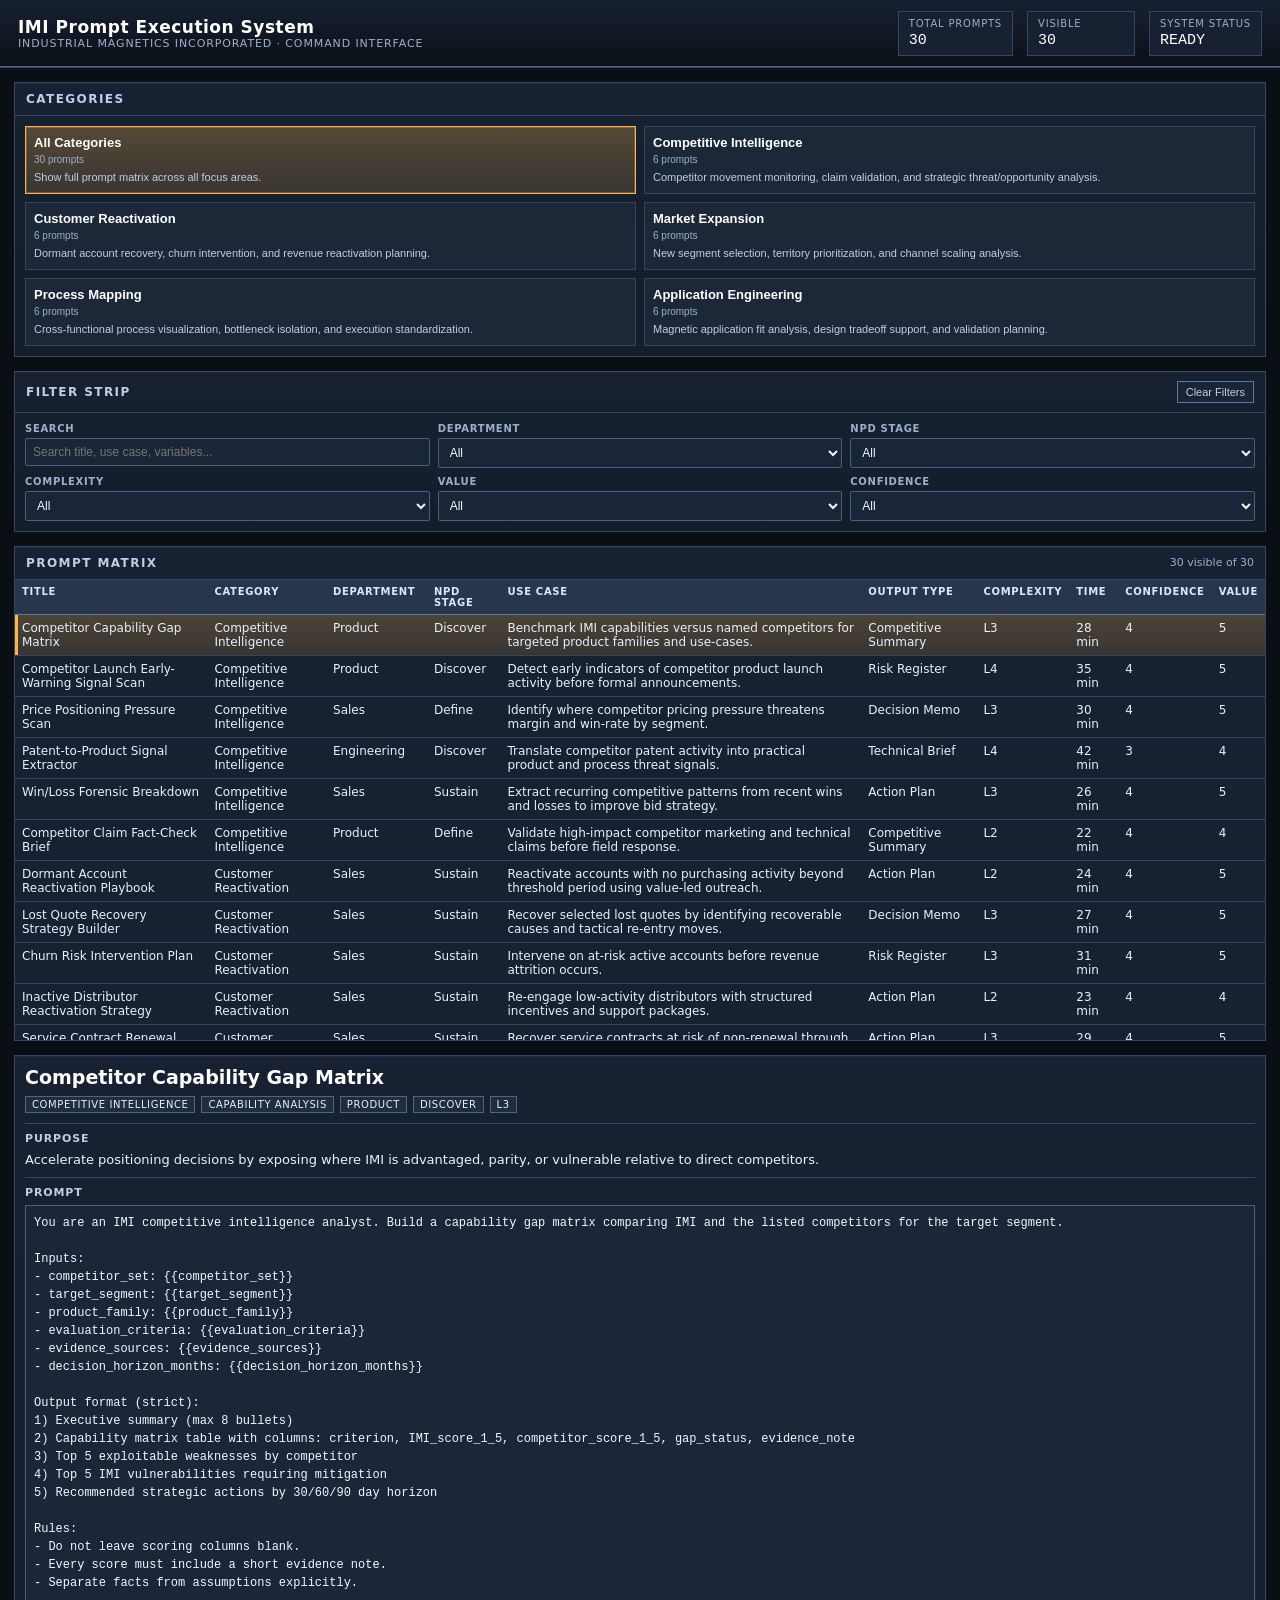
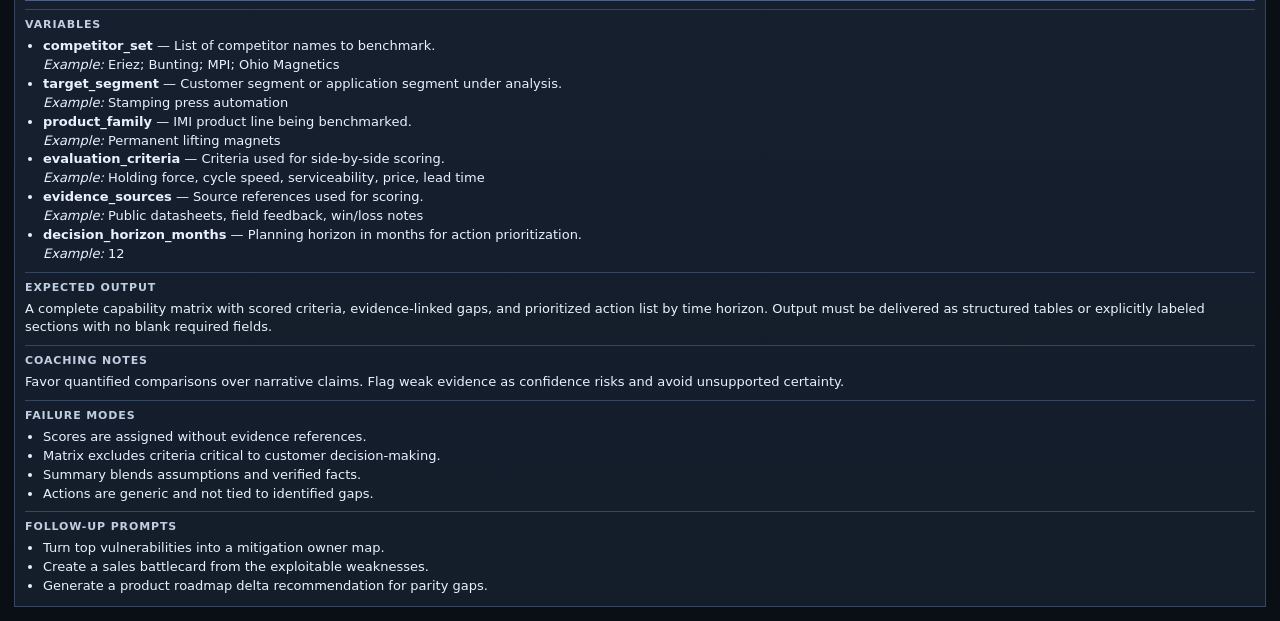
<file: IMI_Prompt_Execution_System_Deployment/index.html>
<!DOCTYPE html>
<html lang="en">
<head>
  <meta charset="UTF-8" />
  <meta name="viewport" content="width=device-width, initial-scale=1.0" />
  <title>IMI Prompt Execution System</title>
  <link rel="stylesheet" href="styles.css" />
</head>
<body>
  <header class="telemetry-header">
    <div class="brand-block">
      <div class="system-name">IMI Prompt Execution System</div>
      <div class="system-sub">Industrial Magnetics Incorporated · Command Interface</div>
    </div>
    <div class="telemetry-block">
      <div class="telemetry-item">
        <span class="label">Total Prompts</span>
        <span class="value" id="telemetryTotal">0</span>
      </div>
      <div class="telemetry-item">
        <span class="label">Visible</span>
        <span class="value" id="telemetryVisible">0</span>
      </div>
      <div class="telemetry-item status-item">
        <span class="label">System Status</span>
        <span class="value status-ready" id="telemetryStatus">READY</span>
      </div>
    </div>
  </header>

  <main class="app-shell">
    <section class="left-column">
      <section class="panel category-panel">
        <div class="panel-head">
          <h2>Categories</h2>
        </div>
        <div id="categoryGrid" class="category-grid"></div>
      </section>

      <section class="panel filter-panel">
        <div class="panel-head">
          <h2>Filter Strip</h2>
          <button class="ghost-btn" id="clearFiltersBtn" type="button">Clear Filters</button>
        </div>
        <div class="filter-grid">
          <label>
            <span>Search</span>
            <input id="searchInput" type="text" placeholder="Search title, use case, variables..." />
          </label>
          <label>
            <span>Department</span>
            <select id="departmentFilter"></select>
          </label>
          <label>
            <span>NPD Stage</span>
            <select id="stageFilter"></select>
          </label>
          <label>
            <span>Complexity</span>
            <select id="complexityFilter"></select>
          </label>
          <label>
            <span>Value</span>
            <select id="valueFilter"></select>
          </label>
          <label>
            <span>Confidence</span>
            <select id="confidenceFilter"></select>
          </label>
        </div>
      </section>

      <section class="panel matrix-panel">
        <div class="panel-head">
          <h2>Prompt Matrix</h2>
          <div id="matrixSummary" class="summary-text"></div>
        </div>
        <div class="matrix-wrap">
          <table class="prompt-matrix">
            <thead>
              <tr>
                <th>Title</th>
                <th>Category</th>
                <th>Department</th>
                <th>NPD Stage</th>
                <th>Use Case</th>
                <th>Output Type</th>
                <th>Complexity</th>
                <th>Time</th>
                <th>Confidence</th>
                <th>Value</th>
              </tr>
            </thead>
            <tbody id="matrixBody"></tbody>
          </table>
        </div>
      </section>
    </section>

    <aside class="panel detail-panel" id="detailPanel"></aside>
  </main>

  <script src="app-data.js"></script>
  <script src="app.js"></script>
</body>
</html>
</file>
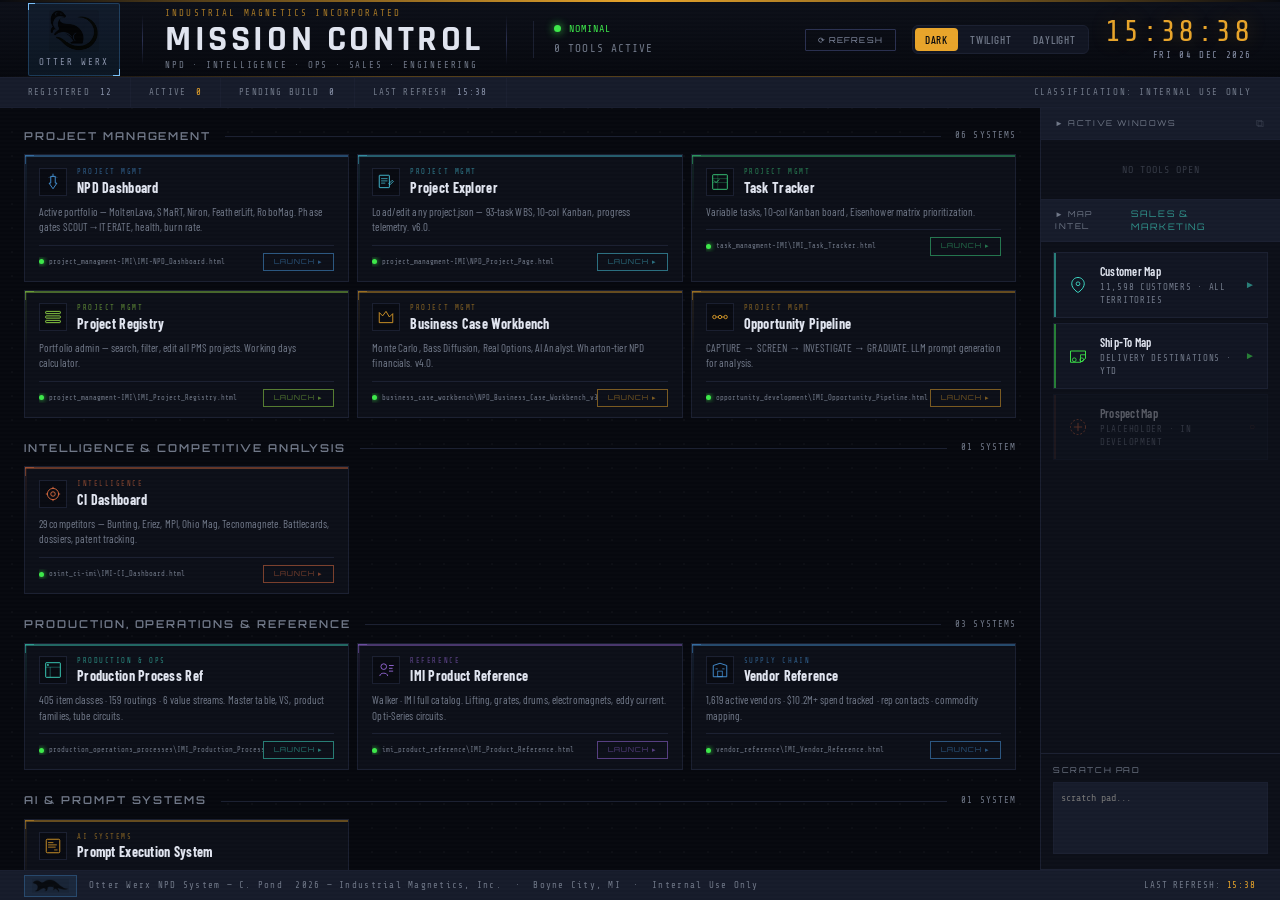
<file: IMI_Mission_Control.html>
<!DOCTYPE html>
<html lang="en">
<head>
<meta charset="UTF-8">
<meta name="viewport" content="width=device-width, initial-scale=1.0">
<title>MISSION CONTROL — Industrial Magnetics Incorporated</title>
<link href="https://fonts.googleapis.com/css2?family=Share+Tech+Mono&family=Barlow+Condensed:wght@300;400;500;600;700;800;900&family=Bebas+Neue&family=Rajdhani:wght@700&family=Orbitron:wght@400;500;600;700;800&family=Inter:wght@300;400;500;600&display=swap" rel="stylesheet">
<link rel="stylesheet" href="styles/otter-werx-dark.css">
<link rel="stylesheet" href="styles/otter-werx-tables.css">
<link rel="stylesheet" href="styles/otter-werx-twilight.css">
<link rel="stylesheet" href="styles/otter-werx-daylight.css">
<style>
:root {
  --bg0:#06080e;--bg1:#0c0f18;--bg2:#111522;--bg3:#161b2a;--bg4:#1e2a3c;
  --bg-tile:#111522;--bg-tile-h:#161b2a;
  --border:#1a1f30;--borderHi:#2a3050;--dim:#1a1f30;
  --text0:#e0e4ef;--text1:#8891a8;--text2:#707888;
  --cyan:#40e8d0;--cyanDim:#003d4d;--cyanBg:#40e8d00a;
  --green:#3de84a;--greenDim:#003d22;--greenBg:#3de84a0a;
  --amber:#e8a42a;--amberDim:#e8a42a55;--amberBg:#e8a42a12;
  --red:#e84040;--redDim:#3d0f14;--redBg:#e8404012;
  --purple:#a06ee8;--purpleDim:#2a1a44;
  --blue:#4a9de8;--blueDim:#112244;--blueBg:#4a9de812;
  --yellow:#ffd644;--teal:#00cca8;--orange:#e87040;
  --mono:'Share Tech Mono','JetBrains Mono',monospace;
  --sans:'Barlow Condensed','DM Sans',sans-serif;
  --orbit:'Orbitron','Rajdhani',sans-serif;
  --bebas:'Rajdhani','Barlow Condensed',sans-serif;
  --body:'Inter','Barlow Condensed',-apple-system,sans-serif;
  --scanline:rgba(255,255,255,0.012);--dotgrid:#ffffff06;
  --logo-bg:rgba(74,159,232,0.09);--logo-border:rgba(74,159,232,0.28);--blue-corner:#7ac0f8;
  --shadow:0 2px 12px rgba(0,0,0,0.5);--glow:0 0 20px #e8a42a22;
}
[data-theme="twilight"] {
  --bg0:#3a4258;--bg1:#404a62;--bg2:#485270;--bg3:#50587e;--bg4:#58628a;
  --bg-tile:#404a62;--bg-tile-h:#485270;
  --border:#2e3a52;--borderHi:#3e4e6a;--dim:#2e3a52;
  --text0:#d8dce8;--text1:#9099b8;--text2:#6a7490;
  --cyan:#40e8d0;--cyanDim:rgba(64,232,208,.35);--cyanBg:rgba(64,232,208,.06);
  --green:#3de84a;--greenDim:rgba(61,232,74,.35);--greenBg:rgba(61,232,74,.06);
  --amber:#e8a42a;--amberDim:rgba(232,164,42,.5);--amberBg:rgba(232,164,42,.08);
  --red:#e84040;--redDim:rgba(232,64,64,.4);--redBg:rgba(232,64,64,.08);
  --purple:#a06ee8;--purpleDim:rgba(160,110,232,.4);
  --blue:#4a9de8;--blueDim:rgba(74,157,232,.4);--blueBg:rgba(74,157,232,.08);
  --logo-bg:rgba(74,157,232,.08);--logo-border:rgba(74,157,232,.25);--blue-corner:#5a8ec8;
  --scanline:transparent;--dotgrid:transparent;
  --shadow:0 2px 12px rgba(0,0,0,.4);--glow:0 0 20px rgba(232,164,42,.15);
}
[data-theme="daylight"] {
  --bg0:#edf0f5;--bg1:#ffffff;--bg2:#f5f6fa;--bg3:#eceef4;--bg4:#e4e6ee;
  --bg-tile:#f5f6fa;--bg-tile-h:#eceef4;
  --border:#cdd2e0;--borderHi:#b0b8d0;--dim:#cdd2e0;
  --text0:#1a1f30;--text1:#5a6480;--text2:#8892a8;
  --cyan:#188a7a;--cyanDim:#188a7a44;--cyanBg:#188a7a0a;
  --green:#1a8a26;--greenDim:#1a8a2644;--greenBg:#1a8a260a;
  --amber:#b87a08;--amberDim:#b87a0844;--amberBg:#b87a0812;
  --red:#d03030;--redDim:#d0303044;--redBg:#d0303010;
  --purple:#6a40b0;--purpleDim:#6a40b044;
  --blue:#2a70c0;--blueDim:#2a70c044;--blueBg:#2a70c010;
  --logo-bg:rgba(42,112,192,.06);--logo-border:rgba(42,112,192,.2);--blue-corner:#4a80c0;
  --scanline:transparent;--dotgrid:transparent;
  --shadow:0 2px 12px rgba(0,0,0,.08);--glow:0 0 20px #b87a0808;
}

.theme-switcher{display:flex;gap:2px;background:var(--bg2);border:1px solid var(--border);border-radius:6px;padding:2px}
.theme-btn{font-family:var(--sans);font-size:11px;font-weight:500;letter-spacing:.8px;padding:5px 10px;border:none;border-radius:4px;cursor:pointer;transition:all .25s;text-transform:uppercase;background:transparent;color:var(--text2)}
.theme-btn:hover{color:var(--text1)}.theme-btn.active{background:var(--amber);color:var(--bg0)}
*{box-sizing:border-box;margin:0;padding:0}
html,body{height:100%}
body{background:var(--bg0);color:var(--text0);font-family:var(--sans);font-size:15px;line-height:1.5;height:100vh;display:flex;flex-direction:column;overflow:hidden}
body{background-image:radial-gradient(var(--dotgrid) 1px,transparent 1px);background-size:24px 24px}
body::after{content:'';position:fixed;inset:0;background:repeating-linear-gradient(0deg,transparent,transparent 2px,var(--scanline) 2px,var(--scanline) 4px);pointer-events:none;z-index:9999}
.top-glow{height:2px;background:linear-gradient(90deg,transparent 0%,var(--amberDim) 15%,var(--amber) 50%,var(--amberDim) 85%,transparent 100%);flex-shrink:0;box-shadow:0 0 20px rgba(232,164,42,0.35),0 0 60px rgba(232,164,42,0.10)}
.header{background:linear-gradient(180deg,var(--bg1) 0%,var(--bg0) 100%);border-bottom:1px solid var(--border);padding:0 28px;height:76px;display:flex;align-items:center;gap:22px;flex-shrink:0;position:relative;z-index:100;overflow:hidden}
.header::after{content:'';position:absolute;bottom:0;left:0;right:0;height:1px;background:linear-gradient(90deg,transparent,var(--amberDim) 30%,var(--amberDim) 70%,transparent)}
.logo-block{display:flex;flex-direction:column;align-items:center;gap:4px;background:var(--logo-bg);border:1px solid var(--logo-border);border-radius:2px;padding:6px 10px;flex-shrink:0;position:relative}
.logo-block::before,.logo-block::after{content:'';position:absolute;width:6px;height:6px}
.logo-block::before{top:-1px;left:-1px;border-top:1px solid var(--blue-corner);border-left:1px solid var(--blue-corner)}
.logo-block::after{bottom:-1px;right:-1px;border-bottom:1px solid var(--blue-corner);border-right:1px solid var(--blue-corner)}
.logo-block img{height:42px;display:block;mix-blend-mode:multiply;filter:brightness(0.92) hue-rotate(180deg) saturate(1.4) contrast(0.9);border-radius:2px;opacity:0.95}
.logo-label{font-family:var(--mono);font-size:9px;letter-spacing:2px;color:var(--text1);text-transform:uppercase;white-space:nowrap}
.header-divider{width:1px;height:50px;background:linear-gradient(180deg,transparent,var(--borderHi),transparent);flex-shrink:0}
.title-block{display:flex;flex-direction:column;gap:1px;flex-shrink:0}
.title-company{font-family:var(--mono);font-size:9px;letter-spacing:0.24em;color:var(--amber);text-transform:uppercase;opacity:0.7;white-space:nowrap}
.title-mc{font-family:'Rajdhani','Barlow Condensed',sans-serif;font-size:36px;font-weight:700;letter-spacing:0.10em;line-height:1;text-transform:uppercase;color:var(--text0);white-space:nowrap}
.title-sub{font-family:var(--mono);font-size:9px;letter-spacing:0.2em;color:var(--text2);text-transform:uppercase;white-space:nowrap}
.header-status{display:flex;flex-direction:column;gap:5px;border-left:1px solid var(--border);padding-left:20px;margin-left:4px;flex-shrink:0}
.status-row{display:flex;align-items:center;gap:8px;font-family:var(--mono);font-size:10px}
.status-dot{width:7px;height:7px;border-radius:50%;background:var(--green);box-shadow:0 0 8px var(--green);animation:pulse 2.5s ease-in-out infinite;flex-shrink:0}
@keyframes pulse{0%,100%{opacity:1;transform:scale(1)}50%{opacity:.45;transform:scale(.8)}}
.status-label{color:var(--green);letter-spacing:0.1em}
.status-sub{color:var(--text2);letter-spacing:0.1em;font-size:11px}
.header-right{margin-left:auto;display:flex;align-items:center;gap:16px;flex-shrink:0}
.clock-block{text-align:right}
.clock-time{font-family:var(--mono);font-size:30px;color:var(--amber);letter-spacing:0.08em;line-height:1;text-shadow:0 0 20px rgba(232,164,42,0.25)}
.clock-date{font-family:var(--mono);font-size:9px;color:var(--text1);letter-spacing:0.18em;margin-top:3px;text-align:right}
.refresh-btn{font-family:var(--orbit);font-size:8px;letter-spacing:0.14em;text-transform:uppercase;background:transparent;border:1px solid var(--borderHi);color:var(--text1);padding:5px 12px;cursor:pointer;border-radius:1px;transition:all .12s}
.refresh-btn:hover{border-color:var(--amber);color:var(--amber)}
.telemetry-bar{background:var(--bg3);border-bottom:1px solid var(--border);padding:0 28px;height:30px;display:flex;align-items:center;gap:0;flex-shrink:0;overflow:hidden}
.telem-item{display:flex;align-items:center;gap:10px;padding:0 18px;height:100%;border-right:1px solid var(--border);font-family:var(--mono);font-size:9px;letter-spacing:0.13em;text-transform:uppercase;white-space:nowrap}
.telem-item:first-child{padding-left:0}
.telem-label{color:var(--text2)}.telem-val{color:var(--text1)}.telem-val.go{color:var(--green)}.telem-val.amber{color:var(--amber)}
.telem-spacer{flex:1}
.telem-classify{font-family:var(--mono);font-size:9px;letter-spacing:0.18em;color:var(--text2);text-transform:uppercase}
.main{flex:1;display:grid;grid-template-columns:1fr 240px;overflow:hidden;min-height:0}
.launch-pad{padding:20px 24px;overflow-y:auto;display:flex;flex-direction:column;gap:22px}
.section-hd{display:flex;align-items:center;margin-bottom:10px;position:relative}
.section-hd::before{content:'';position:absolute;left:0;right:0;top:50%;height:1px;background:var(--border)}
.section-hd-text{font-family:var(--orbit);font-size:0.68rem;font-weight:600;letter-spacing:0.18em;text-transform:uppercase;color:var(--text2);background:var(--bg0);padding:0 14px 0 0;position:relative;z-index:1;white-space:nowrap}
.section-hd-count{font-family:var(--mono);font-size:9px;color:var(--text2);letter-spacing:0.12em;background:var(--bg0);padding:0 0 0 14px;position:relative;z-index:1;margin-left:auto;white-space:nowrap}
.tile-grid{display:grid;grid-template-columns:repeat(4,1fr);gap:8px}
@media(max-width:1400px){.tile-grid{grid-template-columns:repeat(3,1fr)}}
@media(max-width:1100px){.tile-grid{grid-template-columns:repeat(2,1fr)}}
.tool-tile{background:var(--bg1);border:1px solid var(--border);padding:12px 14px 10px;cursor:pointer;position:relative;overflow:hidden;transition:border-color .14s,background .14s,box-shadow .14s;display:flex;flex-direction:column;gap:8px;user-select:none}
.tool-tile::before{content:'';position:absolute;top:0;left:0;right:0;height:2px;background:var(--tile-accent,var(--amber));opacity:0.4;transition:opacity .14s}
.tool-tile::after{content:'';position:absolute;top:2px;bottom:0;left:0;width:2px;background:linear-gradient(180deg,var(--tile-accent,var(--amber)) 0%,transparent 50%);opacity:0.1;transition:opacity .14s}
.br-tl{position:absolute;top:-1px;left:-1px;width:10px;height:10px;border-top:2px solid var(--tile-accent,var(--amber));border-left:2px solid var(--tile-accent,var(--amber));opacity:0.4;transition:all .14s}
.br-br{position:absolute;bottom:-1px;right:-1px;width:10px;height:10px;border-bottom:1px solid var(--border);border-right:1px solid var(--border);opacity:0.5;transition:all .14s}
.tool-tile:hover{background:var(--bg2);border-color:var(--borderHi);box-shadow:0 0 0 1px var(--tile-accent,var(--amber)),inset 0 0 20px rgba(0,0,0,0.3),0 4px 16px rgba(0,0,0,0.35)}
.tool-tile:hover::before{opacity:1}
.tool-tile:hover::after{opacity:0.2}
.tool-tile:hover .br-tl{opacity:1;width:14px;height:14px}
.tool-tile:hover .br-br{border-color:var(--tile-accent,var(--amber));opacity:0.4;width:14px;height:14px}
.tool-tile.placeholder{opacity:0.28;cursor:not-allowed}
.tool-tile.placeholder:hover{box-shadow:none;border-color:var(--border);background:var(--bg1)}
.live-badge{display:none;position:absolute;top:7px;right:10px;font-family:var(--mono);font-size:7px;letter-spacing:0.14em;color:var(--green);border:1px solid rgba(61,232,74,.2);padding:2px 6px;border-radius:1px;background:rgba(61,232,74,.05)}
.tool-tile.live-open .live-badge{display:block}
.tile-hd{display:flex;align-items:center;gap:10px}
.tile-icon{width:28px;height:28px;display:flex;align-items:center;justify-content:center;background:rgba(0,0,0,.3);border:1px solid var(--border);flex-shrink:0;color:var(--tile-accent,var(--amber));transition:border-color .14s}
.tile-meta{flex:1;min-width:0}
.tile-cat{font-family:var(--mono);font-size:7px;letter-spacing:0.22em;text-transform:uppercase;color:var(--tile-accent,var(--amber));opacity:0.55;margin-bottom:2px}
.tile-name{font-family:var(--sans);font-size:14px;font-weight:700;letter-spacing:0.02em;color:var(--text0);line-height:1.15;white-space:nowrap;overflow:hidden;text-overflow:ellipsis}
.tile-desc{font-size:11px;color:var(--text2);line-height:1.4;letter-spacing:0.01em;display:-webkit-box;-webkit-line-clamp:2;-webkit-box-orient:vertical;overflow:hidden}
.tool-tile:hover .tile-desc{color:var(--text1)}
.tile-ft{display:flex;align-items:center;justify-content:space-between;border-top:1px solid var(--border);padding-top:7px;margin-top:2px}
.tile-dot{width:5px;height:5px;border-radius:50%;background:var(--green);box-shadow:0 0 5px var(--green);animation:pulse 2.8s ease-in-out infinite;flex-shrink:0}
.tile-dot.off{background:var(--text2);box-shadow:none;animation:none}
.tile-path{font-family:var(--mono);font-size:7px;color:var(--text2);overflow:hidden;text-overflow:ellipsis;white-space:nowrap;flex:1;min-width:0;display:flex;align-items:center;gap:5px}
.tile-launch{font-family:var(--orbit);font-size:7px;letter-spacing:0.14em;color:var(--tile-accent,var(--amber));background:transparent;border:1px solid var(--tile-accent,var(--amber));padding:3px 10px;text-transform:uppercase;flex-shrink:0;transition:all .12s;opacity:0.5}
.tile-launch::after{content:' ▸';font-size:7px}
.tool-tile:hover .tile-launch{background:var(--tile-accent,var(--amber));color:var(--bg0);opacity:1}
.tool-tile.placeholder .tile-launch::after{content:' ○'}
.map-links{display:flex;flex-direction:column;gap:5px;padding:10px 12px;overflow-y:auto;flex:1}
.map-link{display:flex;align-items:center;gap:10px;padding:9px 12px;background:var(--bg2);border:1px solid var(--border);cursor:pointer;transition:all .14s;text-decoration:none;position:relative;overflow:hidden}
.map-link::before{content:'';position:absolute;left:0;top:0;bottom:0;width:2px;background:var(--ml-accent,var(--cyan));opacity:0.5;transition:opacity .14s}
.map-link:hover{border-color:var(--ml-accent,var(--cyan));background:var(--bg3)}
.map-link:hover::before{opacity:1}
.map-link-icon{width:24px;height:24px;display:flex;align-items:center;justify-content:center;color:var(--ml-accent,var(--cyan));flex-shrink:0}
.map-link-body{flex:1;min-width:0}
.map-link-title{font-family:var(--sans);font-size:12px;font-weight:600;color:var(--text0);letter-spacing:0.02em}
.map-link-sub{font-family:var(--mono);font-size:9px;color:var(--text2);letter-spacing:0.08em;margin-top:1px}
.map-link-arr{font-size:10px;color:var(--ml-accent,var(--cyan));opacity:0.5;flex-shrink:0}
.map-link.placeholder-link{opacity:0.35;cursor:default}
.map-link.placeholder-link:hover{border-color:var(--border);background:var(--bg2)}
.map-link.placeholder-link::before{opacity:0.2}
.sidebar{background:var(--bg1);border-left:1px solid var(--border);display:flex;flex-direction:column;overflow:hidden}
.sb-section{border-bottom:1px solid var(--border);flex-shrink:0}
.sb-section.grow{flex:1;overflow:hidden;display:flex;flex-direction:column}
.sb-head{padding:7px 14px;font-family:var(--orbit);font-size:8px;letter-spacing:0.2em;text-transform:uppercase;color:var(--text2);background:var(--bg3);border-bottom:1px solid var(--border);display:flex;align-items:center;justify-content:space-between}
.win-list{padding:8px;display:flex;flex-direction:column;gap:4px;overflow-y:auto;max-height:140px}
.win-item{background:var(--bg2);border:1px solid var(--border);padding:7px 10px;display:flex;align-items:center;justify-content:space-between;cursor:pointer;transition:border-color .12s}
.win-item:hover{border-color:var(--amberDim)}
.win-name{font-size:11px;font-weight:600;color:var(--text0);letter-spacing:0.02em}
.win-status{font-family:var(--mono);font-size:9px;color:var(--green);margin-top:1px;letter-spacing:0.08em}
.win-close{background:transparent;border:none;color:var(--text2);font-size:11px;cursor:pointer;transition:color .12s;padding:0 4px;flex-shrink:0}
.win-close:hover{color:var(--red)}
.no-wins{font-family:var(--mono);font-size:10px;color:var(--text2);text-align:center;padding:14px 12px;letter-spacing:0.1em;opacity:0.4}
.qnotes-wrap{padding:10px 12px}
.qn-label{font-family:var(--orbit);font-size:8px;color:var(--text2);letter-spacing:0.2em;text-transform:uppercase;margin-bottom:6px}
textarea.qn{width:100%;height:72px;background:var(--bg3);border:1px solid var(--border);color:var(--text0);font-family:var(--mono);font-size:10px;padding:7px;resize:none;outline:none;transition:border-color .12s;line-height:1.5}
textarea.qn:focus{border-color:var(--amberDim)}
.footer{background:var(--bg3);border-top:1px solid var(--border);padding:0 24px;height:30px;display:flex;align-items:center;gap:12px;flex-shrink:0}
.footer-logo-box{background:var(--logo-bg);border:1px solid var(--logo-border);padding:3px 7px;display:flex;align-items:center;height:22px}
.footer-logo-box img{height:14px;mix-blend-mode:multiply;filter:brightness(0.92) hue-rotate(180deg) saturate(1.4) contrast(0.9);opacity:0.8;display:block}
.footer-text{font-family:var(--mono);font-size:9px;color:var(--text2);letter-spacing:0.14em}
.footer-right{margin-left:auto;font-family:var(--mono);font-size:9px;color:var(--text2);letter-spacing:0.1em}
.footer-right span{color:var(--amber)}
::-webkit-scrollbar{width:3px;height:3px;background:var(--bg0)}
::-webkit-scrollbar-thumb{background:var(--borderHi)}
::-webkit-scrollbar-thumb:hover{background:var(--amberDim)}
</style>
</head>
<body>
<div class="top-glow"></div>
<div class="header">
  <div class="logo-block">
    <img src="[data-uri]" alt="Otter Werx">
    <span class="logo-label">Otter Werx</span>
  </div>
  <div class="header-divider"></div>
  <div class="title-block">
    <div class="title-company">Industrial Magnetics Incorporated</div>
    <div class="title-mc">Mission Control</div>
    <div class="title-sub">NPD &middot; INTELLIGENCE &middot; OPS &middot; SALES &middot; ENGINEERING</div>
  </div>
  <div class="header-divider"></div>
  <div class="header-status">
    <div class="status-row"><div class="status-dot"></div><span class="status-label">NOMINAL</span></div>
    <div class="status-row"><span class="status-sub" id="openCount">0 TOOLS ACTIVE</span></div>
  </div>
  <div class="header-right">
    <button class="refresh-btn" onclick="refreshAll()">&#x27F3; REFRESH</button>
    <div class="theme-switcher">
      <button class="theme-btn active" onclick="setTheme('dark',this)">Dark</button>
      <button class="theme-btn" onclick="setTheme('twilight',this)">Twilight</button>
      <button class="theme-btn" onclick="setTheme('daylight',this)">Daylight</button>
    </div>
    <div class="clock-block">
      <div class="clock-time" id="clock">--:--:--</div>
      <div class="clock-date" id="clockDate">--- -- ----</div>
    </div>
  </div>
</div>
<div class="telemetry-bar">
  <div class="telem-item"><span class="telem-label">REGISTERED</span><span class="telem-val" id="totalTools">&#x2014;</span></div>
  <div class="telem-item"><span class="telem-label">ACTIVE</span><span class="telem-val amber" id="activeTools">0</span></div>
  <div class="telem-item"><span class="telem-label">PENDING BUILD</span><span class="telem-val" id="pendingTools">&#x2014;</span></div>
  <div class="telem-item"><span class="telem-label">LAST REFRESH</span><span class="telem-val" id="lastRefresh">&#x2014;</span></div>
  <div class="telem-spacer"></div>
  <div class="telem-classify">CLASSIFICATION: INTERNAL USE ONLY</div>
</div>
<div class="main">
<div class="launch-pad">

  <div>
    <div class="section-hd"><span class="section-hd-text">Project Management</span><span class="section-hd-count">06 SYSTEMS</span></div>
    <div class="tile-grid">
      <div class="tool-tile" style="--tile-accent:#4a9fe8" onclick="launchTool('npd','./project_managment-IMI/IMI-NPD_Dashboard.html')">
        <span class="br-tl"></span><span class="br-br"></span><div class="live-badge">OPEN</div>
        <div class="tile-hd"><div class="tile-icon"><svg width="18" height="18" viewBox="0 0 32 32" fill="none"><path d="M16 28 L9 18 L12 18 L12 6 L20 6 L20 18 L23 18 Z" stroke="currentColor" stroke-width="1.5" stroke-linejoin="round"/><line x1="16" y1="2" x2="16" y2="5" stroke="currentColor" stroke-width="1.5" stroke-linecap="round"/><path d="M8 8 Q16 4 24 8" stroke="currentColor" stroke-width="1" fill="none" opacity=".5"/></svg></div>
        <div class="tile-meta"><div class="tile-cat">Project Mgmt</div><div class="tile-name">NPD Dashboard</div></div></div>
        <div class="tile-desc">Active portfolio &mdash; MoltenLava, SMaRT, Niron, FeatherLift, RoboMag. Phase gates SCOUT&rarr;ITERATE, health, burn rate.</div>
        <div class="tile-ft"><div class="tile-path"><span class="tile-dot" id="dot-npd"></span>project_managment-IMI\IMI-NPD_Dashboard.html</div><div class="tile-launch">LAUNCH</div></div>
      </div>
      <div class="tool-tile" style="--tile-accent:#4acfe8" onclick="launchTool('editor','./project_managment-IMI/NPD_Project_Page.html')">
        <span class="br-tl"></span><span class="br-br"></span><div class="live-badge">OPEN</div>
        <div class="tile-hd"><div class="tile-icon"><svg width="18" height="18" viewBox="0 0 32 32" fill="none"><rect x="4" y="4" width="18" height="22" rx="1" stroke="currentColor" stroke-width="1.5"/><line x1="8" y1="10" x2="18" y2="10" stroke="currentColor" stroke-width="1.2" stroke-linecap="round"/><line x1="8" y1="14" x2="18" y2="14" stroke="currentColor" stroke-width="1.2" stroke-linecap="round"/><line x1="8" y1="18" x2="14" y2="18" stroke="currentColor" stroke-width="1.2" stroke-linecap="round"/><path d="M21 19 L27 13 L29 15 L23 21 Z" stroke="currentColor" stroke-width="1.3" stroke-linejoin="round"/></svg></div>
        <div class="tile-meta"><div class="tile-cat">Project Mgmt</div><div class="tile-name">Project Explorer</div></div></div>
        <div class="tile-desc">Load/edit any project.json &mdash; 93-task WBS, 10-col Kanban, progress telemetry. v6.0.</div>
        <div class="tile-ft"><div class="tile-path"><span class="tile-dot" id="dot-editor"></span>project_managment-IMI\NPD_Project_Page.html</div><div class="tile-launch">LAUNCH</div></div>
      </div>
      <div class="tool-tile" style="--tile-accent:#3ddc84" onclick="launchTool('tasks','./task_managment-IMI/IMI_Task_Tracker.html')">
        <span class="br-tl"></span><span class="br-br"></span><div class="live-badge">OPEN</div>
        <div class="tile-hd"><div class="tile-icon"><svg width="18" height="18" viewBox="0 0 32 32" fill="none"><rect x="3" y="3" width="26" height="26" rx="1" stroke="currentColor" stroke-width="1.5"/><line x1="3" y1="10" x2="29" y2="10" stroke="currentColor" stroke-width="1" opacity=".5"/><line x1="3" y1="17" x2="29" y2="17" stroke="currentColor" stroke-width="1" opacity=".5"/><line x1="12" y1="3" x2="12" y2="29" stroke="currentColor" stroke-width="1" opacity=".4"/><path d="M6 14 L9 17 L14 12" stroke="currentColor" stroke-width="1.5" stroke-linecap="round" stroke-linejoin="round"/></svg></div>
        <div class="tile-meta"><div class="tile-cat">Project Mgmt</div><div class="tile-name">Task Tracker</div></div></div>
        <div class="tile-desc">Variable tasks, 10-col Kanban board, Eisenhower matrix prioritization.</div>
        <div class="tile-ft"><div class="tile-path"><span class="tile-dot" id="dot-tasks"></span>task_managment-IMI\IMI_Task_Tracker.html</div><div class="tile-launch">LAUNCH</div></div>
      </div>
      <div class="tool-tile" style="--tile-accent:#9de84a" onclick="launchTool('registry','./project_managment-IMI/IMI_Project_Registry.html')">
        <span class="br-tl"></span><span class="br-br"></span><div class="live-badge">OPEN</div>
        <div class="tile-hd"><div class="tile-icon"><svg width="18" height="18" viewBox="0 0 32 32" fill="none"><rect x="3" y="6" width="26" height="4" rx="1" stroke="currentColor" stroke-width="1.5"/><rect x="3" y="14" width="26" height="4" rx="1" stroke="currentColor" stroke-width="1.5"/><rect x="3" y="22" width="26" height="4" rx="1" stroke="currentColor" stroke-width="1.5"/></svg></div>
        <div class="tile-meta"><div class="tile-cat">Project Mgmt</div><div class="tile-name">Project Registry</div></div></div>
        <div class="tile-desc">Portfolio admin &mdash; search, filter, edit all PMS projects. Working days calculator.</div>
        <div class="tile-ft"><div class="tile-path"><span class="tile-dot" id="dot-registry"></span>project_managment-IMI\IMI_Project_Registry.html</div><div class="tile-launch">LAUNCH</div></div>
      </div>
      <div class="tool-tile" style="--tile-accent:#e8a42a" onclick="launchTool('bizcase','./business_case_workbench/NPD_Business_Case_Workbench_v3.0.html')">
        <span class="br-tl"></span><span class="br-br"></span><div class="live-badge">OPEN</div>
        <div class="tile-hd"><div class="tile-icon"><svg width="18" height="18" viewBox="0 0 32 32" fill="none"><path d="M4 26 L4 8 L10 14 L16 6 L22 16 L28 10 L28 26 Z" stroke="currentColor" stroke-width="1.5" stroke-linejoin="round" fill="none"/></svg></div>
        <div class="tile-meta"><div class="tile-cat">Project Mgmt</div><div class="tile-name">Business Case Workbench</div></div></div>
        <div class="tile-desc">Monte Carlo, Bass Diffusion, Real Options, AI Analyst. Wharton-tier NPD financials. v4.0.</div>
        <div class="tile-ft"><div class="tile-path"><span class="tile-dot" id="dot-bizcase"></span>business_case_workbench\NPD_Business_Case_Workbench_v3.0.html</div><div class="tile-launch">LAUNCH</div></div>
      </div>
      <div class="tool-tile" style="--tile-accent:#e8a42a" onclick="launchTool('pipeline','./opportunity_development/IMI_Opportunity_Pipeline.html')">
        <span class="br-tl"></span><span class="br-br"></span><div class="live-badge">OPEN</div>
        <div class="tile-hd"><div class="tile-icon"><svg width="18" height="18" viewBox="0 0 32 32" fill="none"><circle cx="6" cy="16" r="3" stroke="currentColor" stroke-width="1.5"/><circle cx="16" cy="16" r="3" stroke="currentColor" stroke-width="1.5"/><circle cx="26" cy="16" r="3" stroke="currentColor" stroke-width="1.5"/><line x1="9" y1="16" x2="13" y2="16" stroke="currentColor" stroke-width="1.5"/><line x1="19" y1="16" x2="23" y2="16" stroke="currentColor" stroke-width="1.5"/></svg></div>
        <div class="tile-meta"><div class="tile-cat">Project Mgmt</div><div class="tile-name">Opportunity Pipeline</div></div></div>
        <div class="tile-desc">CAPTURE &rarr; SCREEN &rarr; INVESTIGATE &rarr; GRADUATE. LLM prompt generation for analysis.</div>
        <div class="tile-ft"><div class="tile-path"><span class="tile-dot" id="dot-pipeline"></span>opportunity_development\IMI_Opportunity_Pipeline.html</div><div class="tile-launch">LAUNCH</div></div>
      </div>
    </div>
  </div>

  <div>
    <div class="section-hd"><span class="section-hd-text">Intelligence &amp; Competitive Analysis</span><span class="section-hd-count">01 SYSTEM</span></div>
    <div class="tile-grid">
      <div class="tool-tile" style="--tile-accent:#e87040" onclick="launchTool('ci','./osint_ci-imi/IMI-CI_Dashboard.html')">
        <span class="br-tl"></span><span class="br-br"></span><div class="live-badge">OPEN</div>
        <div class="tile-hd"><div class="tile-icon"><svg width="18" height="18" viewBox="0 0 32 32" fill="none"><circle cx="16" cy="16" r="10" stroke="currentColor" stroke-width="1.5"/><circle cx="16" cy="16" r="4" stroke="currentColor" stroke-width="1.5"/><line x1="16" y1="4" x2="16" y2="6" stroke="currentColor" stroke-width="1.5" stroke-linecap="round"/><line x1="16" y1="26" x2="16" y2="28" stroke="currentColor" stroke-width="1.5" stroke-linecap="round"/><line x1="4" y1="16" x2="6" y2="16" stroke="currentColor" stroke-width="1.5" stroke-linecap="round"/><line x1="26" y1="16" x2="28" y2="16" stroke="currentColor" stroke-width="1.5" stroke-linecap="round"/></svg></div>
        <div class="tile-meta"><div class="tile-cat">Intelligence</div><div class="tile-name">CI Dashboard</div></div></div>
        <div class="tile-desc">29 competitors &mdash; Bunting, Eriez, MPI, Ohio Mag, Tecnomagnete. Battlecards, dossiers, patent tracking.</div>
        <div class="tile-ft"><div class="tile-path"><span class="tile-dot" id="dot-ci"></span>osint_ci-imi\IMI-CI_Dashboard.html</div><div class="tile-launch">LAUNCH</div></div>
      </div>
    </div>
  </div>

  <div>
    <div class="section-hd"><span class="section-hd-text">Production, Operations &amp; Reference</span><span class="section-hd-count">03 SYSTEMS</span></div>
    <div class="tile-grid">
      <div class="tool-tile" style="--tile-accent:#40e8d0" onclick="launchTool('erp','./production_operations_processes/IMI_Production_Process_Reference.html')">
        <span class="br-tl"></span><span class="br-br"></span><div class="live-badge">OPEN</div>
        <div class="tile-hd"><div class="tile-icon"><svg width="18" height="18" viewBox="0 0 32 32" fill="none"><rect x="3" y="3" width="26" height="26" rx="1" stroke="currentColor" stroke-width="1.5"/><line x1="3" y1="11" x2="29" y2="11" stroke="currentColor" stroke-width="1" opacity=".6"/><line x1="11" y1="11" x2="11" y2="29" stroke="currentColor" stroke-width="1" opacity=".6"/><circle cx="7" cy="7" r="1.5" fill="currentColor"/></svg></div>
        <div class="tile-meta"><div class="tile-cat">Production &amp; Ops</div><div class="tile-name">Production Process Ref</div></div></div>
        <div class="tile-desc">405 item classes &middot; 159 routings &middot; 6 value streams. Master table, VS, product families, tube circuits.</div>
        <div class="tile-ft"><div class="tile-path"><span class="tile-dot" id="dot-erp"></span>production_operations_processes\IMI_Production_Process_Reference.html</div><div class="tile-launch">LAUNCH</div></div>
      </div>
      <div class="tool-tile" style="--tile-accent:#a06ee8" onclick="launchTool('prodref','./imi_product_reference/IMI_Product_Reference.html')">
        <span class="br-tl"></span><span class="br-br"></span><div class="live-badge">OPEN</div>
        <div class="tile-hd"><div class="tile-icon"><svg width="18" height="18" viewBox="0 0 32 32" fill="none"><circle cx="12" cy="10" r="5" stroke="currentColor" stroke-width="1.5"/><path d="M5 26 C5 20 19 20 19 26" stroke="currentColor" stroke-width="1.5" stroke-linecap="round"/><line x1="22" y1="8" x2="29" y2="8" stroke="currentColor" stroke-width="1.5" stroke-linecap="round"/><line x1="22" y1="13" x2="27" y2="13" stroke="currentColor" stroke-width="1.5" stroke-linecap="round"/><line x1="22" y1="18" x2="28" y2="18" stroke="currentColor" stroke-width="1.5" stroke-linecap="round"/></svg></div>
        <div class="tile-meta"><div class="tile-cat">Reference</div><div class="tile-name">IMI Product Reference</div></div></div>
        <div class="tile-desc">Walker &middot; IMI full catalog. Lifting, grates, drums, electromagnets, eddy current. Opti-Series circuits.</div>
        <div class="tile-ft"><div class="tile-path"><span class="tile-dot" id="dot-prodref"></span>imi_product_reference\IMI_Product_Reference.html</div><div class="tile-launch">LAUNCH</div></div>
      </div>
      <div class="tool-tile" style="--tile-accent:#4a9de8" onclick="launchTool('vendors','./vendor_reference/IMI_Vendor_Reference.html')">
        <span class="br-tl"></span><span class="br-br"></span><div class="live-badge">OPEN</div>
        <div class="tile-hd"><div class="tile-icon"><svg width="18" height="18" viewBox="0 0 32 32" fill="none"><path d="M4 8 L16 4 L28 8 L28 28 L4 28 Z" stroke="currentColor" stroke-width="1.5" stroke-linejoin="round"/><rect x="12" y="18" width="8" height="10" stroke="currentColor" stroke-width="1.2"/><line x1="8" y1="14" x2="12" y2="14" stroke="currentColor" stroke-width="1.2"/><line x1="20" y1="14" x2="24" y2="14" stroke="currentColor" stroke-width="1.2"/></svg></div>
        <div class="tile-meta"><div class="tile-cat">Supply Chain</div><div class="tile-name">Vendor Reference</div></div></div>
        <div class="tile-desc">1,619 active vendors &middot; $10.2M+ spend tracked &middot; rep contacts &middot; commodity mapping.</div>
        <div class="tile-ft"><div class="tile-path"><span class="tile-dot" id="dot-vendors"></span>vendor_reference\IMI_Vendor_Reference.html</div><div class="tile-launch">LAUNCH</div></div>
      </div>
    </div>
  </div>

  <div>
    <div class="section-hd"><span class="section-hd-text">AI &amp; Prompt Systems</span><span class="section-hd-count">01 SYSTEM</span></div>
    <div class="tile-grid">
      <div class="tool-tile" style="--tile-accent:#e8a42a" onclick="launchTool('prompts','./IMI_Prompt_Execution_System.html')">
        <span class="br-tl"></span><span class="br-br"></span><div class="live-badge">OPEN</div>
        <div class="tile-hd"><div class="tile-icon"><svg width="18" height="18" viewBox="0 0 32 32" fill="none"><rect x="4" y="4" width="24" height="24" rx="2" stroke="currentColor" stroke-width="1.5"/><line x1="8" y1="10" x2="16" y2="10" stroke="currentColor" stroke-width="1.3" stroke-linecap="round"/><line x1="8" y1="14" x2="22" y2="14" stroke="currentColor" stroke-width="1.3" stroke-linecap="round"/><line x1="8" y1="18" x2="20" y2="18" stroke="currentColor" stroke-width="1.3" stroke-linecap="round"/><path d="M18 22 L24 22 L24 24 L18 24 Z" fill="currentColor" opacity="0.6"/></svg></div>
        <div class="tile-meta"><div class="tile-cat">AI Systems</div><div class="tile-name">Prompt Execution System</div></div></div>
        <div class="tile-desc">30 structured prompts &middot; 7 categories &middot; NPD, Sales, Engineering, Manufacturing. Execute with confidence.</div>
        <div class="tile-ft"><div class="tile-path"><span class="tile-dot" id="dot-prompts"></span>IMI_Prompt_Execution_System.html</div><div class="tile-launch">LAUNCH</div></div>
      </div>
    </div>
  </div>

  <div>
    <div class="section-hd"><span class="section-hd-text">Sales &amp; Marketing</span><span class="section-hd-count">01 SYSTEM</span></div>
    <div class="tile-grid">
      <div class="tool-tile" style="--tile-accent:#ffd644" onclick="launchTool('sales','./sales_marketing_reference/IMI_Sales_Marketing_Reference.html')">
        <span class="br-tl"></span><span class="br-br"></span><div class="live-badge">OPEN</div>
        <div class="tile-hd"><div class="tile-icon"><svg width="18" height="18" viewBox="0 0 32 32" fill="none"><circle cx="16" cy="10" r="4" stroke="currentColor" stroke-width="1.5"/><circle cx="6" cy="22" r="3" stroke="currentColor" stroke-width="1.3"/><circle cx="26" cy="22" r="3" stroke="currentColor" stroke-width="1.3"/><line x1="13" y1="13" x2="8" y2="19" stroke="currentColor" stroke-width="1.2" stroke-linecap="round"/><line x1="19" y1="13" x2="24" y2="19" stroke="currentColor" stroke-width="1.2" stroke-linecap="round"/></svg></div>
        <div class="tile-meta"><div class="tile-cat">Sales &amp; Marketing</div><div class="tile-name">Sales &amp; Marketing Ref</div></div></div>
        <div class="tile-desc">11,598 customers &middot; 99 reps &middot; 14 territories. Customer map, ship-to map, territory analysis. v2.1.</div>
        <div class="tile-ft"><div class="tile-path"><span class="tile-dot" id="dot-sales"></span>sales_marketing_reference\IMI_Sales_Marketing_Reference.html</div><div class="tile-launch">LAUNCH</div></div>
      </div>
    </div>
  </div>

</div>

<div class="sidebar">
  <div class="sb-section">
    <div class="sb-head"><span>&#9658; ACTIVE WINDOWS</span><span style="opacity:.35;font-size:11px">&#10697;</span></div>
    <div class="win-list" id="winList"><div class="no-wins" id="noWins">NO TOOLS OPEN</div></div>
  </div>
  <div class="sb-section grow">
    <div class="sb-head"><span>&#9658; MAP INTEL</span><span style="font-size:9px;color:var(--cyan);opacity:.6">SALES &amp; MARKETING</span></div>
    <div class="map-links">
      <a class="map-link" style="--ml-accent:#40e8d0" href="./sales_marketing_reference/IMI_Sales_Marketing_Reference.html" onclick="launchTool('sales','./sales_marketing_reference/IMI_Sales_Marketing_Reference.html');return false;">
        <div class="map-link-icon"><svg width="20" height="20" viewBox="0 0 32 32" fill="none"><path d="M16 4 C10 4 6 9 6 14 C6 22 16 28 16 28 C16 28 26 22 26 14 C26 9 22 4 16 4Z" stroke="currentColor" stroke-width="1.5"/><circle cx="16" cy="14" r="3" stroke="currentColor" stroke-width="1.3"/></svg></div>
        <div class="map-link-body"><div class="map-link-title">Customer Map</div><div class="map-link-sub">11,598 CUSTOMERS &middot; ALL TERRITORIES</div></div>
        <div class="map-link-arr">&#9658;</div>
      </a>
      <a class="map-link" style="--ml-accent:#3de84a" href="./sales_marketing_reference/IMI_Sales_Marketing_Reference.html" onclick="launchTool('sales','./sales_marketing_reference/IMI_Sales_Marketing_Reference.html');return false;">
        <div class="map-link-icon"><svg width="20" height="20" viewBox="0 0 32 32" fill="none"><path d="M4 8 L4 26 L20 26 L28 20 L28 8 Z" stroke="currentColor" stroke-width="1.5" stroke-linejoin="round"/><path d="M20 26 L20 14 L28 14" stroke="currentColor" stroke-width="1.3"/><circle cx="10" cy="22" r="3" stroke="currentColor" stroke-width="1.3"/><circle cx="22" cy="22" r="3" stroke="currentColor" stroke-width="1.3"/></svg></div>
        <div class="map-link-body"><div class="map-link-title">Ship-To Map</div><div class="map-link-sub">DELIVERY DESTINATIONS &middot; YTD</div></div>
        <div class="map-link-arr">&#9658;</div>
      </a>
      <a class="map-link placeholder-link" style="--ml-accent:#e87040">
        <div class="map-link-icon"><svg width="20" height="20" viewBox="0 0 32 32" fill="none"><circle cx="16" cy="16" r="12" stroke="currentColor" stroke-width="1.5" stroke-dasharray="3 3"/><line x1="10" y1="16" x2="22" y2="16" stroke="currentColor" stroke-width="1.5" stroke-linecap="round"/><line x1="16" y1="10" x2="16" y2="22" stroke="currentColor" stroke-width="1.5" stroke-linecap="round"/></svg></div>
        <div class="map-link-body"><div class="map-link-title">Prospect Map</div><div class="map-link-sub">PLACEHOLDER &middot; IN DEVELOPMENT</div></div>
        <div class="map-link-arr" style="opacity:.3">&#9675;</div>
      </a>
    </div>
  </div>
  <div class="sb-section">
    <div class="qnotes-wrap">
      <div class="qn-label">Scratch Pad</div>
      <textarea class="qn" id="qnotes" placeholder="scratch pad..." oninput="try{localStorage.setItem('mc_notes',this.value)}catch(e){}"></textarea>
    </div>
  </div>
</div>
</div>

<div class="footer">
  <div class="footer-logo-box"><img src="[data-uri]" alt="Otter Werx"></div>
  <span class="footer-text">Otter Werx NPD System &mdash; C. Pond &nbsp;2026 &mdash; Industrial Magnetics, Inc. &nbsp;&middot;&nbsp; Boyne City, MI &nbsp;&middot;&nbsp; Internal Use Only</span>
  <div class="footer-right">LAST REFRESH: <span id="footerRefresh">&#x2014;</span></div>
</div>

<script>
function setTheme(t, btn) {
  if(t === 'dark') document.body.removeAttribute('data-theme');
  else document.body.setAttribute('data-theme', t);
  document.querySelectorAll('.theme-btn').forEach(b => b.classList.remove('active'));
  if(btn) btn.classList.add('active');
  try{localStorage.setItem('otter-werx-theme', t);}catch(e){}
}
(function(){
  let saved = 'dark';
  try{saved = localStorage.getItem('otter-werx-theme') || 'dark';}catch(e){}
  if(saved !== 'dark') document.body.setAttribute('data-theme', saved);
  document.addEventListener('DOMContentLoaded', () => {
    document.querySelectorAll('.theme-btn').forEach(b => {
      if(b.textContent.trim().toLowerCase() === saved) b.classList.add('active');
      else b.classList.remove('active');
    });
  });
})();
const tools = [
  {id:'prompts',name:'Prompt Execution System',live:true},
  {id:'ci',name:'CI Dashboard',live:true},
  {id:'npd',name:'NPD Dashboard',live:true},
  {id:'editor',name:'NPD Project Explorer',live:true},
  {id:'tasks',name:'Task Tracker',live:true},
  {id:'bizcase',name:'Business Case Workbench',live:true},
  {id:'pipeline',name:'Opportunity Pipeline',live:true},
  {id:'registry',name:'Project Registry',live:true},
  {id:'vendors',name:'Vendor Reference',live:true},
  {id:'erp',name:'Production Process Ref',live:true},
  {id:'prodref',name:'IMI Product Reference',live:true},
  {id:'sales',name:'Sales & Marketing Ref',live:true},
];
const openTools = {};
function launchTool(id, path) {
  if(!path) return;
  const win = window.open(path, id);
  openTools[id] = win;
  updateWindowList(); updateTelemetry();
}
function updateWindowList() {
  const list = document.getElementById('winList');
  const entries = Object.entries(openTools).filter(([id,w]) => w && !w.closed);
  if(!entries.length) { list.innerHTML = '<div class="no-wins" id="noWins">NO TOOLS OPEN</div>'; return; }
  list.innerHTML = entries.map(([id,w]) => {
    const t = tools.find(x => x.id === id) || {name:id};
    return '<div class="win-item" onclick="openTools[\'' + id + '\'] && openTools[\'' + id + '\'].focus()"><div><div class="win-name">' + t.name + '</div><div class="win-status">OPEN</div></div><button class="win-close" onclick="event.stopPropagation();closeWin(\'' + id + '\')">&#x2715;</button></div>';
  }).join('');
}
function closeWin(id) {
  if(openTools[id]) { try{openTools[id].close();}catch(e){} delete openTools[id]; }
  updateWindowList(); updateTelemetry();
}
function updateTelemetry() {
  const live = tools.filter(t => t.live).length;
  const open = Object.values(openTools).filter(w => w && !w.closed).length;
  document.getElementById('totalTools').textContent = live;
  document.getElementById('activeTools').textContent = open;
  document.getElementById('openCount').textContent = open + ' TOOLS ACTIVE';
  const now = new Date();
  const ts = String(now.getHours()).padStart(2,'0') + ':' + String(now.getMinutes()).padStart(2,'0');
  document.getElementById('lastRefresh').textContent = ts;
  document.getElementById('footerRefresh').textContent = ts;
}
function refreshAll() { updateTelemetry(); updateWindowList(); }
(function(){
  let v = ''; try{v = localStorage.getItem('mc_notes') || '';}catch(e){}
  const el = document.getElementById('qnotes'); if(el) el.value = v;
})();
(function(){
  const DAYS=['SUN','MON','TUE','WED','THU','FRI','SAT'];
  const MONS=['JAN','FEB','MAR','APR','MAY','JUN','JUL','AUG','SEP','OCT','NOV','DEC'];
  function tick(){
    const n=new Date();
    const el=document.getElementById('clock'); const dl=document.getElementById('clockDate');
    if(el) el.textContent=String(n.getHours()).padStart(2,'0')+':'+String(n.getMinutes()).padStart(2,'0')+':'+String(n.getSeconds()).padStart(2,'0');
    if(dl) dl.textContent=DAYS[n.getDay()]+' '+String(n.getDate()).padStart(2,'0')+' '+MONS[n.getMonth()]+' '+n.getFullYear();
  }
  tick(); setInterval(tick,1000);
})();
document.addEventListener('DOMContentLoaded',()=>{updateTelemetry();document.getElementById('pendingTools').textContent='0';});
</script>
</body>
</html>
</file>
<file: IMI_Prompt_Execution_System_Deployment/styles.css>
:root {
  --bg0: #0a0f15;
  --bg1: #131b27;
  --bg2: #1b2433;
  --bg3: #222e40;
  --line: #36465e;
  --line-hi: #4d6486;
  --text: #f3f7ff;
  --text-dim: #c1cee2;
  --text-soft: #9dafca;
  --amber: #ffb347;
  --amber-soft: rgba(255, 179, 71, 0.2);
  --ok: #48e08e;
  --surface-glow: rgba(93, 126, 172, 0.12);
  --mono: "JetBrains Mono", "Consolas", "Menlo", monospace;
  --sans: "Inter", "Segoe UI", "Roboto", system-ui, sans-serif;
}

* { box-sizing: border-box; }

html, body {
  margin: 0;
  padding: 0;
  background: var(--bg0);
  color: var(--text);
  font-family: var(--sans);
  font-size: 14px;
  min-height: 100%;
}

.telemetry-header {
  height: 68px;
  border-bottom: 1px solid var(--line);
  background: linear-gradient(180deg, #172132, #0b1017);
  box-shadow: inset 0 -1px 0 var(--line-hi);
  display: flex;
  align-items: center;
  justify-content: space-between;
  padding: 10px 18px;
  gap: 16px;
  position: sticky;
  top: 0;
  z-index: 8;
}

.brand-block .system-name {
  font-size: 17px;
  font-weight: 700;
  letter-spacing: 0.03em;
  color: #ffffff;
}

.brand-block .system-sub {
  font-size: 11px;
  color: var(--text-soft);
  letter-spacing: 0.08em;
  text-transform: uppercase;
}

.telemetry-block {
  display: flex;
  gap: 14px;
  align-items: center;
}

.telemetry-item {
  border: 1px solid var(--line);
  background: #182131;
  min-width: 108px;
  padding: 6px 10px;
}

.telemetry-item .label {
  display: block;
  font-size: 10px;
  color: var(--text-soft);
  letter-spacing: 0.08em;
  text-transform: uppercase;
}

.telemetry-item .value {
  display: block;
  margin-top: 3px;
  font-family: var(--mono);
  font-size: 15px;
  color: #ffffff;
}

.status-ready { color: var(--ok); }

.app-shell {
  display: grid;
  grid-template-columns: 1fr 420px;
  gap: 14px;
  padding: 14px;
  min-height: calc(100vh - 68px);
}

.left-column {
  display: grid;
  grid-template-rows: auto auto 1fr;
  gap: 14px;
  min-width: 0;
}

.panel {
  border: 1px solid var(--line);
  background: linear-gradient(180deg, #172131, #141d2a);
  box-shadow: inset 0 1px 0 var(--surface-glow);
}

.panel-head {
  border-bottom: 1px solid var(--line);
  padding: 9px 11px;
  display: flex;
  align-items: center;
  justify-content: space-between;
  gap: 10px;
}

.panel-head h2 {
  margin: 0;
  font-size: 12px;
  letter-spacing: 0.12em;
  text-transform: uppercase;
  color: var(--text-dim);
  font-weight: 700;
}

.summary-text {
  font-size: 11px;
  color: var(--text-soft);
}

.category-grid {
  display: grid;
  grid-template-columns: repeat(3, minmax(0, 1fr));
  gap: 8px;
  padding: 10px;
}

.category-card {
  border: 1px solid var(--line);
  background: #1c2737;
  padding: 8px;
  cursor: pointer;
  text-align: left;
}

.category-card:hover {
  border-color: #6784ad;
  background: #233147;
}

.category-card.active {
  border-color: var(--amber);
  background: linear-gradient(180deg, rgba(255, 179, 71, 0.27), rgba(255, 179, 71, 0.15));
  box-shadow: 0 0 0 1px rgba(255, 179, 71, 0.28) inset;
}

.category-name {
  font-size: 13px;
  font-weight: 600;
  margin-bottom: 4px;
  color: #ffffff;
}

.category-meta {
  font-size: 10px;
  color: var(--text-soft);
}

.category-desc {
  margin-top: 5px;
  font-size: 11px;
  color: var(--text-dim);
  line-height: 1.35;
}

.filter-grid {
  display: grid;
  grid-template-columns: repeat(6, minmax(0, 1fr));
  gap: 8px;
  padding: 10px;
}

.filter-grid label {
  display: flex;
  flex-direction: column;
  gap: 4px;
}

.filter-grid span {
  font-size: 10px;
  color: var(--text-soft);
  letter-spacing: 0.07em;
  text-transform: uppercase;
  font-weight: 600;
}

input, select {
  width: 100%;
  border: 1px solid #4a5f7f;
  background: #1a2637;
  color: var(--text);
  padding: 6px 7px;
  font-size: 12px;
  border-radius: 2px;
}

input:focus, select:focus {
  outline: none;
  border-color: var(--amber);
  box-shadow: 0 0 0 1px rgba(255, 179, 71, 0.3);
}

.ghost-btn {
  border: 1px solid #5f789f;
  background: #1a2637;
  color: var(--text-dim);
  font-size: 11px;
  padding: 4px 8px;
  cursor: pointer;
}

.ghost-btn:hover {
  color: var(--amber);
  border-color: var(--amber);
}

.matrix-wrap {
  max-height: calc(100vh - 340px);
  overflow: auto;
}

.prompt-matrix {
  width: 100%;
  border-collapse: collapse;
  font-size: 12px;
}

.prompt-matrix th,
.prompt-matrix td {
  border-bottom: 1px solid var(--line);
  padding: 6px 7px;
  text-align: left;
  vertical-align: top;
}

.prompt-matrix th {
  position: sticky;
  top: 0;
  background: #27364d;
  font-size: 10px;
  color: #dbe7f8;
  text-transform: uppercase;
  letter-spacing: 0.07em;
  z-index: 2;
  border-bottom: 1px solid #5b769f;
}

.prompt-matrix tr {
  height: 32px;
  cursor: pointer;
  background: #162131;
}

.prompt-matrix tr:hover { background: #223248; }
.prompt-matrix tr.active {
  background: linear-gradient(180deg, rgba(255, 179, 71, 0.24), rgba(255, 179, 71, 0.14));
  box-shadow: inset 3px 0 0 var(--amber);
}

.prompt-matrix td {
  color: #e8f0fc;
}

.empty-row td {
  text-align: center;
  color: var(--text-soft);
  padding: 12px;
}

.detail-panel {
  padding: 10px;
  overflow: auto;
  min-width: 0;
}

.detail-title {
  margin: 0 0 8px;
  font-size: 19px;
  color: #ffffff;
}

.tag-row {
  display: flex;
  flex-wrap: wrap;
  gap: 6px;
  margin-bottom: 10px;
}

.tag {
  border: 1px solid var(--line-hi);
  padding: 2px 6px;
  font-size: 10px;
  color: #e6eefc;
  text-transform: uppercase;
  letter-spacing: 0.06em;
  background: #202d41;
}

.section {
  border-top: 1px solid var(--line);
  padding-top: 8px;
  margin-top: 8px;
}

.section h3 {
  margin: 0 0 6px;
  font-size: 11px;
  text-transform: uppercase;
  letter-spacing: 0.08em;
  color: var(--text-dim);
  font-weight: 700;
}

.section p,
.section li {
  margin: 0;
  font-size: 13px;
  line-height: 1.45;
  color: #e9f1fd;
}

.section ul { margin: 0; padding-left: 18px; }

.prompt-block {
  white-space: pre-wrap;
  font-family: var(--mono);
  font-size: 12px;
  line-height: 1.5;
  background: #1b2738;
  border: 1px solid #4b617f;
  padding: 8px;
}

@media (max-width: 1400px) {
  .app-shell {
    grid-template-columns: 1fr;
  }

  .matrix-wrap {
    max-height: 460px;
  }

  .filter-grid {
    grid-template-columns: repeat(3, minmax(0, 1fr));
  }

  .category-grid {
    grid-template-columns: repeat(2, minmax(0, 1fr));
  }
}
</file>
<file: styles/otter-werx-dark.css>
/* ═══════════════════════════════════════════════════════════
   OTTER WERX — DARK COCKPIT THEME
   SpaceX/AEGIS ops console aesthetic
   Usage: <link rel="stylesheet" href="styles/otter-werx-dark.css">
   Apply: default (no data-theme attribute) or <body> with no theme
   v1.0 — March 2026
   ═══════════════════════════════════════════════════════════ */

:root {
  /* ── Backgrounds ── */
  --bg0:            #06080e;
  --bg1:            #0c0f18;
  --bg2:            #111522;
  --bg3:            #161b2a;
  --bg4:            #1e2a3c;
  --bg-tile:        #111522;
  --bg-tile-h:      #161b2a;

  /* ── Borders ── */
  --border:         #1a1f30;
  --borderHi:       #2a3050;
  --dim:            #1a1f30;

  /* ── Text
       text0: primary body text    → 15.7:1 on bg0
       text1: secondary/label text →  6.4:1 on bg0
       text2: dim/metadata text    →  4.5:1 on bg0
  ── */
  --text0:          #e0e4ef;
  --text1:          #8891a8;
  --text2:          #707888;

  /* ── Primary accent ── */
  --amber:          #e8a42a;
  --amberDim:       #e8a42a55;
  --amberBg:        #e8a42a12;

  /* ── Status ── */
  --red:            #e84040;
  --redDim:         #3d0f14;
  --redBg:          #e8404012;
  --green:          #3de84a;
  --greenDim:       #003d22;
  --greenBg:        #3de84a0a;

  /* ── Accents ── */
  --blue:           #4a9de8;
  --blueDim:        #112244;
  --blueBg:         #4a9de812;
  --cyan:           #40e8d0;
  --cyanDim:        #003d4d;
  --cyanBg:         #40e8d00a;
  --purple:         #a06ee8;
  --purpleDim:      #2a1a44;
  --yellow:         #ffd644;
  --teal:           #00cca8;
  --orange:         #e87040;

  /* ── Fonts ── */
  --mono:   'Share Tech Mono', 'JetBrains Mono', monospace;
  --sans:   'Barlow Condensed', 'DM Sans', sans-serif;
  --orbit:  'Orbitron', 'Rajdhani', sans-serif;
  --bebas:  'Bebas Neue', 'Rajdhani', sans-serif;
  --body:   'Inter', 'Barlow Condensed', -apple-system, sans-serif;

  /* ── Effects ── */
  --scanline:   rgba(255,255,255,0.012);
  --dotgrid:    #ffffff06;

  /* ── Logo / chrome ── */
  --logo-bg:      rgba(74,159,232,0.09);
  --logo-border:  rgba(74,159,232,0.28);
  --blue-corner:  #7ac0f8;

  /* ── Shadows ── */
  --shadow:   0 2px 12px rgba(0,0,0,0.5);
  --glow:     0 0 20px #e8a42a22;
}
</file>
<file: styles/otter-werx-tables.css>
/* ═══════════════════════════════════════════════════════════
   OTTER WERX — Shared Table & UI Stylesheet v1.0
   SpaceX-inspired data table design
   Canonical path: styles/otter-werx-tables.css

   Relative references:
   - repo root HTML:   <link rel="stylesheet" href="styles/otter-werx-tables.css">
   - nested HTML:      <link rel="stylesheet" href="../styles/otter-werx-tables.css">
   ═══════════════════════════════════════════════════════════ */

/* ── Palette overrides (tools can override in their own :root) ── */
:root {
  --sx-green: #8a9a4a;
  --sx-green-bg: rgba(138,154,74,.12);
  --sx-amber: #b89040;
  --sx-amber-bg: rgba(184,144,64,.12);
  --sx-red: #c85050;
  --sx-red-bg: rgba(200,80,80,.12);
  --sx-cyan: #5cb8d0;
  --sx-cyan-bg: rgba(92,184,208,.12);
  --sx-purple: #9070c0;
  --sx-purple-bg: rgba(144,112,192,.12);
  --sx-orange: #c08040;
  --sx-orange-bg: rgba(192,128,64,.12);

  --sx-text: #e0e8f4;
  --sx-text2: #98aec0;
  --sx-text3: #607080;
  --sx-bg-row-hover: #162038;
  --sx-bg-row-alt: #0c1120;
  --sx-border-row: #162030;
  --sx-border-head: #1e2e48;

  --sx-font: 'Inter', 'Barlow Condensed', -apple-system, sans-serif;
  --sx-mono: 'Share Tech Mono', monospace;
  --sx-size: 15px;
  --sx-size-compact: 13px;
  --sx-size-head: 11px;
  --sx-pad-v: 16px;
  --sx-pad-v-compact: 10px;
  --sx-pad-h: 16px;
  --sx-pad-h-compact: 12px;
}

/* ═══ STANDARD TABLE ═══ */
.sx-table {
  width: 100%;
  border-collapse: collapse;
  font-family: var(--sx-font);
  font-size: var(--sx-size);
}

/* ── Headers ── */
.sx-table thead th {
  font-family: var(--sx-mono);
  font-size: var(--sx-size-head);
  font-weight: 400;
  letter-spacing: .12em;
  text-transform: uppercase;
  color: var(--sx-text3);
  text-align: left;
  padding: 12px var(--sx-pad-h);
  border-bottom: 1px solid var(--sx-border-head);
  white-space: nowrap;
}
.sx-table thead th.right { text-align: right; }
.sx-table thead th.center { text-align: center; }

/* ── Rows ── */
.sx-table tbody tr {
  border-bottom: 1px solid var(--sx-border-row);
  transition: background .12s;
}
.sx-table tbody tr:hover {
  background: var(--sx-bg-row-hover);
}
.sx-table.striped tbody tr:nth-child(even) {
  background: var(--sx-bg-row-alt);
}
.sx-table.striped tbody tr:nth-child(even):hover {
  background: var(--sx-bg-row-hover);
}

/* ── Cells ── */
.sx-table tbody td {
  padding: var(--sx-pad-v) var(--sx-pad-h);
  vertical-align: middle;
  color: var(--sx-text);
  font-size: var(--sx-size);
  line-height: 1.4;
}

/* ── Cell variants ── */
.sx-table td.mono,
.sx-table td.data   { font-family: var(--sx-mono); font-size: var(--sx-size-compact); letter-spacing: .03em; }
.sx-table td.muted   { color: var(--sx-text2); }
.sx-table td.dim     { color: var(--sx-text3); font-size: var(--sx-size-compact); }
.sx-table td.right   { text-align: right; }
.sx-table td.center  { text-align: center; }
.sx-table td.bold    { font-weight: 600; }
.sx-table td.primary { font-weight: 500; color: var(--sx-text); }

/* ── Status colors — text only, no boxes ── */
.sx-table td.st-green,  .st-green  { color: var(--sx-green); }
.sx-table td.st-amber,  .st-amber  { color: var(--sx-amber); }
.sx-table td.st-red,    .st-red    { color: var(--sx-red); }
.sx-table td.st-cyan,   .st-cyan   { color: var(--sx-cyan); }
.sx-table td.st-purple, .st-purple { color: var(--sx-purple); }
.sx-table td.st-orange, .st-orange { color: var(--sx-orange); }

/* ═══ COMPACT TABLE (for WBS, dense checklists) ═══ */
.sx-table.compact tbody td {
  padding: var(--sx-pad-v-compact) var(--sx-pad-h-compact);
  font-size: var(--sx-size-compact);
}
.sx-table.compact thead th {
  padding: 8px var(--sx-pad-h-compact);
  font-size: 10px;
}

/* ═══ TAGS (use sparingly) ═══ */
.sx-tag {
  display: inline-block;
  font-family: var(--sx-mono);
  font-size: 10px;
  letter-spacing: .08em;
  padding: 3px 8px;
  border-radius: 3px;
  text-transform: uppercase;
}
.sx-tag.green  { background: var(--sx-green-bg);  color: var(--sx-green); }
.sx-tag.amber  { background: var(--sx-amber-bg);  color: var(--sx-amber); }
.sx-tag.red    { background: var(--sx-red-bg);     color: var(--sx-red); }
.sx-tag.cyan   { background: var(--sx-cyan-bg);    color: var(--sx-cyan); }
.sx-tag.purple { background: var(--sx-purple-bg);  color: var(--sx-purple); }
.sx-tag.orange { background: var(--sx-orange-bg);  color: var(--sx-orange); }

/* ═══ METRIC PILLS (annunciators, KPI cards) ═══ */
.sx-metric-row {
  display: flex;
  gap: 12px;
  flex-wrap: wrap;
  margin-bottom: 16px;
}
.sx-metric {
  background: rgba(14,20,32,.6);
  border: 1px solid var(--sx-border-row);
  border-radius: 4px;
  padding: 12px 18px;
  font-family: var(--sx-mono);
  text-align: center;
  min-width: 100px;
}
.sx-metric .val {
  font-size: 26px;
  font-family: 'Bebas Neue', var(--sx-font);
  line-height: 1;
}
.sx-metric .lbl {
  font-size: 9px;
  letter-spacing: .14em;
  color: var(--sx-text3);
  text-transform: uppercase;
  margin-top: 4px;
}

/* ═══ CARDS (info panels, tile bodies) ═══ */
.sx-card {
  background: linear-gradient(135deg, rgba(14,20,32,.8), rgba(16,24,40,.8));
  border: 1px solid var(--sx-border-row);
  border-radius: 4px;
  overflow: hidden;
  margin-bottom: 14px;
}
.sx-card-glow {
  display: block;
  height: 2px;
  background: linear-gradient(90deg, transparent, rgba(184,144,64,.15), transparent);
}
.sx-card-head {
  padding: 12px 18px 10px;
  display: flex;
  align-items: center;
  gap: 10px;
  border-bottom: 1px solid var(--sx-border-row);
}
.sx-card-icon { color: var(--sx-amber); font-size: 16px; }
.sx-card-title {
  font-family: var(--sx-mono);
  font-size: 11px;
  letter-spacing: .15em;
  color: var(--sx-amber);
  text-transform: uppercase;
  flex: 1;
}
.sx-card-body {
  padding: 16px 18px;
  font-family: var(--sx-font);
  font-size: var(--sx-size);
  color: var(--sx-text);
  line-height: 1.6;
}

/* ═══ KEY-VALUE ROWS (inside cards) ═══ */
.sx-kv {
  display: flex;
  justify-content: space-between;
  align-items: center;
  padding: 8px 0;
  border-bottom: 1px solid var(--sx-border-row);
  font-size: var(--sx-size);
}
.sx-kv:last-child { border-bottom: none; }
.sx-kv .k { color: var(--sx-text2); font-family: var(--sx-font); }
.sx-kv .v { color: var(--sx-text); font-family: var(--sx-mono); text-align: right; }

/* ═══ FORM INPUTS (sliders, selects, text) ═══ */
.sx-input {
  background: rgba(10,14,24,.8);
  border: 1px solid var(--sx-border-row);
  color: var(--sx-text);
  font-family: var(--sx-mono);
  font-size: var(--sx-size-compact);
  padding: 8px 10px;
  width: 100%;
  border-radius: 3px;
  outline: none;
  transition: border-color .15s;
}
.sx-input:focus {
  border-color: var(--sx-amber);
  box-shadow: 0 0 6px rgba(184,144,64,.15);
}
.sx-select {
  background: rgba(10,14,24,.8);
  border: 1px solid var(--sx-border-row);
  color: var(--sx-text);
  font-family: var(--sx-mono);
  font-size: var(--sx-size-compact);
  padding: 8px 10px;
  width: 100%;
  border-radius: 3px;
  outline: none;
  cursor: pointer;
}
.sx-select:focus { border-color: var(--sx-amber); }
.sx-textarea {
  background: rgba(10,14,24,.8);
  border: 1px solid var(--sx-border-row);
  color: var(--sx-text);
  font-family: var(--sx-mono);
  font-size: var(--sx-size-compact);
  padding: 8px 10px;
  width: 100%;
  border-radius: 3px;
  outline: none;
  min-height: 52px;
  resize: vertical;
  line-height: 1.5;
}
.sx-textarea:focus {
  border-color: var(--sx-amber);
  box-shadow: 0 0 6px rgba(184,144,64,.15);
}

/* ═══ BUTTONS ═══ */
.sx-btn {
  background: rgba(184,144,64,.06);
  border: 1px solid rgba(184,144,64,.3);
  color: var(--sx-amber);
  font-family: var(--sx-mono);
  font-size: 11px;
  letter-spacing: .08em;
  padding: 8px 18px;
  border-radius: 3px;
  cursor: pointer;
  text-transform: uppercase;
  transition: all .2s;
}
.sx-btn:hover {
  background: rgba(184,144,64,.14);
  border-color: var(--sx-amber);
}
.sx-btn.green {
  border-color: rgba(138,154,74,.4);
  color: var(--sx-green);
}
.sx-btn.green:hover { background: rgba(138,154,74,.1); }

/* ═══ SCROLLBAR ═══ */
::-webkit-scrollbar { width: 5px; height: 5px; }
::-webkit-scrollbar-track { background: rgba(10,14,24,.5); }
::-webkit-scrollbar-thumb { background: var(--sx-border-row); border-radius: 3px; }
::-webkit-scrollbar-thumb:hover { background: var(--sx-text3); }
</file>
<file: styles/otter-werx-twilight.css>
/* ═══════════════════════════════════════════════════════════
   OTTER WERX — TWILIGHT COCKPIT THEME
   Mid-point between Dark and Daylight — dark slate, lit up
   Usage: <link rel="stylesheet" href="styles/otter-werx-twilight.css">
   Apply: <body data-theme="twilight"> or toggle via JS
   v3.0 — March 2026: Redesigned as dark slate mid-point
   ═══════════════════════════════════════════════════════════ */

[data-theme="twilight"] {
  /* ── Backgrounds ── */
  --bg0:            #2a3040;
  --bg1:            #30384a;
  --bg2:            #364056;
  --bg3:            #3c4862;
  --bg4:            #445270;
  --bg-tile:        #30384a;
  --bg-tile-h:      #364056;
  --bg-panel:       #30384a;
  --bg-card:        #364056;
  --bg-card-hover:  #3c4862;
  --bg-input:       #364056;

  /* ── Borders ── */
  --border:         #2e3a52;
  --borderHi:       #3e4e6a;
  --border-bright:  #4a5a7a;
  --border-focus:   rgba(232,164,42,0.4);
  --dim:            #2e3a52;
  --rule:           #2e3a52;

  /* ── Text ── */
  --text0:          #d8dce8;
  --text1:          #9099b8;
  --text2:          #6a7490;
  --text-inverse:   #181e2e;

  /* ── Primary accent ── */
  --amber:          #e8a42a;
  --amber2:         #f0b440;
  --amber-dim:      rgba(232,164,42,0.5);
  --amber-glow:     rgba(232,164,42,0.10);
  --amber-line:     rgba(232,164,42,0.2);
  --amberDim:       rgba(232,164,42,0.5);
  --amberBg:        rgba(232,164,42,0.08);

  /* ── Status ── */
  --red:            #e84040;
  --red-dim:        rgba(232,64,64,0.4);
  --red-bg:         rgba(232,64,64,0.08);
  --redDim:         rgba(232,64,64,0.4);
  --redBg:          rgba(232,64,64,0.08);
  --green:          #3de84a;
  --green-dim:      rgba(61,232,74,0.35);
  --green-bg:       rgba(61,232,74,0.06);
  --greenDim:       rgba(61,232,74,0.35);
  --greenBg:        rgba(61,232,74,0.06);

  /* ── Accents ── */
  --blue:           #4a9de8;
  --blue-dim:       rgba(74,157,232,0.4);
  --blue-bg:        rgba(74,157,232,0.08);
  --blueDim:        rgba(74,157,232,0.4);
  --blueBg:         rgba(74,157,232,0.08);
  --cyan:           #40e8d0;
  --cyan-dim:       rgba(64,232,208,0.35);
  --cyanDim:        rgba(64,232,208,0.35);
  --cyanBg:         rgba(64,232,208,0.06);
  --purple:         #a06ee8;
  --purple-dim:     rgba(160,110,232,0.4);
  --purpleDim:      rgba(160,110,232,0.4);
  --yellow:         #ffd644;
  --teal:           #00cca8;
  --orange:         #e87040;

  /* ── Logo ── */
  --logo-bg:        rgba(74,157,232,0.08);
  --logo-border:    rgba(74,157,232,0.25);
  --blue-corner:    #5a8ec8;

  /* ── Charts ── */
  --chart-grid:     rgba(46,58,82,0.8);
  --chart-text:     #9099b8;

  /* ── Scrollbar ── */
  --scrollbar-track: #1e2638;
  --scrollbar-thumb: #3e4e6a;

  /* ── Effects (disabled in twilight) ── */
  --scanline:       transparent;
  --dotgrid:        transparent;
  --overlay-scanline: transparent;
  --overlay-dot:    transparent;

  /* ── Shadows ── */
  --shadow:         0 2px 12px rgba(0,0,0,0.4);
  --shadow-lg:      0 8px 32px rgba(0,0,0,0.5);
  --glow:           0 0 20px rgba(232,164,42,0.15);
}
</file>
<file: styles/otter-werx-daylight.css>
/* ═══════════════════════════════════════════════════════════
   OTTER WERX — DAYLIGHT COCKPIT THEME
   Clean, high-contrast light theme
   Usage: <link rel="stylesheet" href="styles/otter-werx-daylight.css">
   Apply: <body data-theme="daylight"> or toggle via JS
   v2.0 — March 2026: Aligned to CI Dashboard naming convention
   ═══════════════════════════════════════════════════════════ */

[data-theme="daylight"] {
  /* ── Backgrounds (CI Dashboard naming) ── */
  --bg0:            #edf0f5;
  --bg1:            #ffffff;
  --bg2:            #f5f6fa;
  --bg3:            #eceef4;
  --bg4:            #e4e6ee;
  --bg-panel:       #ffffff;
  --bg-card:        #f5f6fa;
  --bg-card-hover:  #eceef4;
  --bg-tile:        #f0f2f6;
  --bg-tile-h:      #e8eaf0;
  --bg-input:       #ffffff;

  /* ── Borders ── */
  --border:         #cdd2e0;
  --borderHi:       #b0b8d0;
  --border-bright:  #b0b8d0;
  --border-focus:   #b87a0866;
  --dim:            #dde0e8;
  --rule:           #d0d4e0;

  /* ── Text (CI Dashboard naming) ── */
  --text0:          #1a1f30;
  --text1:          #5a6480;
  --text2:          #8892a8;
  --text-inverse:   #ffffff;

  /* ── Primary accent ── */
  --amber:          #b87a08;
  --amber2:         #c88a18;
  --amber-dim:      #b87a0844;
  --amber-glow:     #b87a0812;
  --amber-line:     rgba(184,122,8,0.18);
  --amberDim:       #b87a0844;
  --amberBg:        #b87a0812;

  /* ── Status ── */
  --red:            #d03030;
  --red-dim:        #d0303044;
  --red-bg:         #d0303010;
  --redDim:         #d0303044;
  --redBg:          #d0303010;
  --green:          #1a8a26;
  --green-dim:      #1a8a2644;
  --green-bg:       #1a8a2610;
  --greenDim:       #1a8a2644;
  --greenBg:        #1a8a260a;

  /* ── Accents ── */
  --blue:           #2a70c0;
  --blue-dim:       #2a70c044;
  --blue-bg:        #2a70c010;
  --blueDim:        #2a70c044;
  --blueBg:         #2a70c010;
  --cyan:           #188a7a;
  --cyan-dim:       #188a7a44;
  --cyanDim:        #188a7a44;
  --cyanBg:         #188a7a0a;
  --purple:         #6a40b0;
  --purple-dim:     #6a40b044;
  --purpleDim:      #6a40b044;
  --yellow:         #b89020;
  --teal:           #187a6a;

  /* ── Logo ── */
  --logo-bg:        rgba(42,112,192,0.06);
  --logo-border:    rgba(42,112,192,0.2);
  --blue-corner:    #4a80c0;

  /* ── Charts ── */
  --chart-grid:     #cdd2e044;
  --chart-text:     #5a6480;

  /* ── Scrollbar ── */
  --scrollbar-track: #edf0f5;
  --scrollbar-thumb: #b0b8d0;

  /* ── Effects (disabled in daylight) ── */
  --scanline:       transparent;
  --dotgrid:        transparent;
  --overlay-scanline: transparent;
  --overlay-dot:    transparent;

  /* ── Shadows ── */
  --shadow:         0 2px 12px rgba(0,0,0,0.08);
  --shadow-lg:      0 8px 32px rgba(0,0,0,0.12);
  --glow:           0 0 20px #b87a0808;
}
</file>
